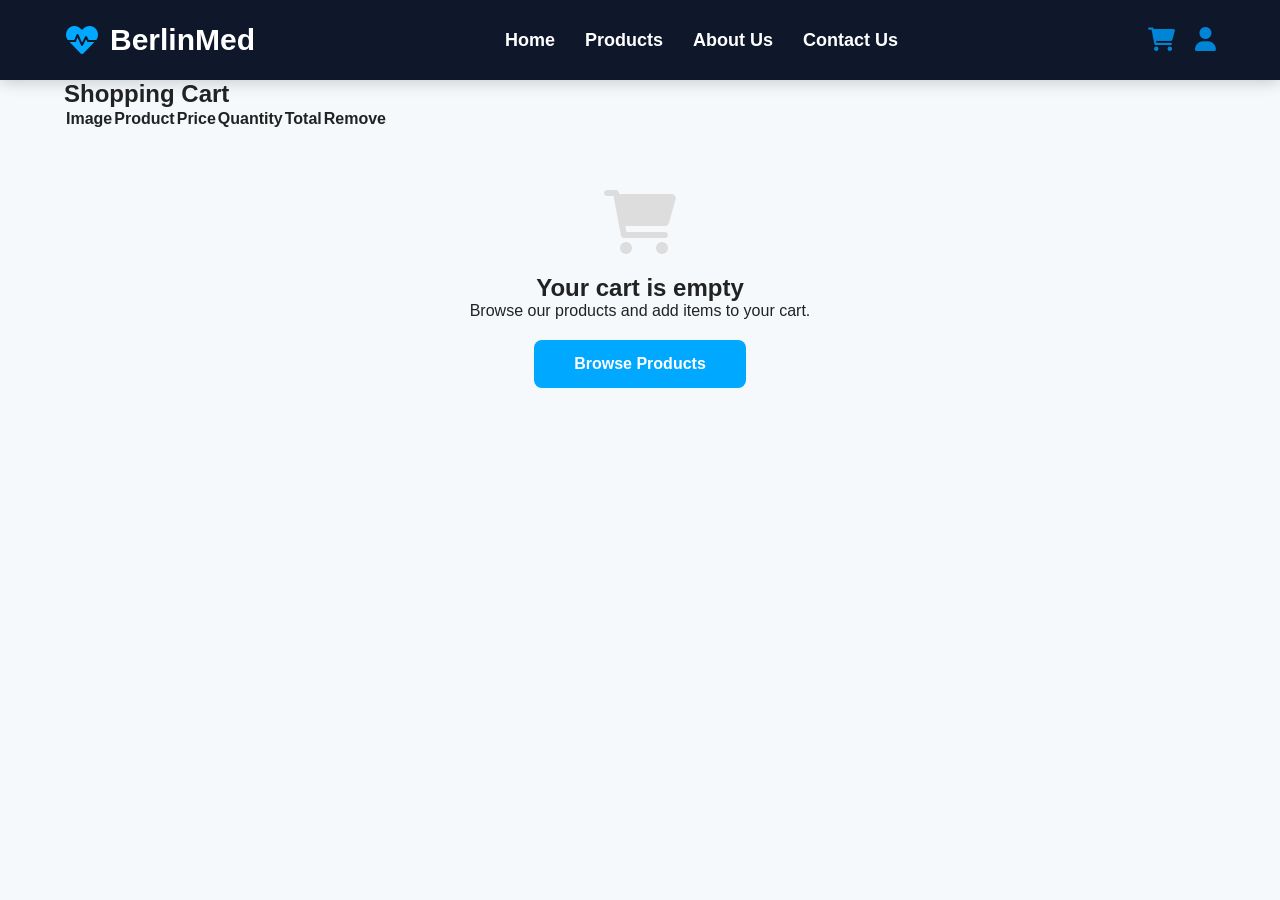
<file: templates/cart.html>
<!DOCTYPE html>
<html lang="en">

<head>

    <meta charset="UTF-8">
    <meta name="viewport" content="width=device-width, initial-scale=1.0">
    <title>Shopping Cart | BerlinMed</title>

<link rel="stylesheet" href="/static/css/style.css">
<link rel="stylesheet" href="https://cdnjs.cloudflare.com/ajax/libs/font-awesome/6.0.0/css/all.min.css">
</head>

<body>

    <header>
        <div class="container">
            <div class="logo">
                <i class="fa-solid fa-heart-pulse"></i>
                <h2>BerlinMed</h2>
            </div>

            <nav>
                <ul>
                    <li><a href="/">Home</a></li>
                    <li><a href="/products" class="active">Products</a></li>
                    <li><a href="/about">About Us</a></li>
                    <li><a href="/contact">Contact Us</a></li>
                </ul>
            </nav>

            <div class="icons">
                <a href="/cart" title="Shopping Cart">
                    <i class="fa-solid fa-cart-shopping"></i>
                </a>
                <a href="/login" title="Login">
                    <i class="fa-solid fa-user"></i>
                </a>
            </div>

            <button class="menu-toggle">
                <span></span>
                <span></span>
                <span></span>
            </button>
        </div>
    </header>

    <section class="cart-page">

        <div class="container">

            <h1>Shopping Cart</h1>

            <table class="cart-table">

                <thead>
                    <tr>
                        <th>Image</th>
                        <th>Product</th>
                        <th>Price</th>
                        <th>Quantity</th>
                        <th>Total</th>
                        <th>Remove</th>
                    </tr>
                </thead>

                <tbody id="cart-items">
                </tbody>

            </table>

            <div class="cart-summary" id="cart-summary">
                <h2>Grand Total</h2>
                <h3 id="cart-total">0.00 USD</h3>
                <div style="display: grid; gap: 10px; margin: 20px 0;">
                    <input type="text" id="checkout-customer-name" placeholder="Full name" maxlength="100" required>
                    <input type="tel" id="checkout-phone" placeholder="Phone number" maxlength="50" required>
                    <textarea id="checkout-shipping-address" placeholder="Shipping address" required></textarea>
                </div>
                <a href="#" class="buy-btn" onclick="return checkout()">Checkout</a>
            </div>

            <div id="empty-cart" style="display: none; text-align: center; padding: 60px 20px;">
                <i class="fas fa-shopping-cart" style="font-size: 64px; color: #ddd; margin-bottom: 20px;"></i>
                <h2>Your cart is empty</h2>
                <p>Browse our products and add items to your cart.</p>
                <a href="/products" class="btn" style="margin-top: 20px;">Browse Products</a>
            </div>

        </div>

    </section>

    <script src="/static/js/api.js"></script>
    <script src="/script.js"></script>
    <script>
        function loadCart() {
            const cart = JSON.parse(localStorage.getItem('cart') || '[]');
            const tbody = document.getElementById('cart-items');
            const totalEl = document.getElementById('cart-total');
            const summaryEl = document.getElementById('cart-summary');
            const emptyEl = document.getElementById('empty-cart');

            if (cart.length === 0) {
                tbody.innerHTML = '';
                summaryEl.style.display = 'none';
                emptyEl.style.display = 'block';
                return;
            }

            summaryEl.style.display = 'block';
            emptyEl.style.display = 'none';

            let grandTotal = 0;

            tbody.innerHTML = cart.map((item, index) => {
                const itemTotal = item.price * (item.quantity || 1);
                grandTotal += itemTotal;
                return `
                    <tr>
                        <td>
                            <img src="${escapeHtml(getImageUrl(item.image))}" alt="${escapeHtml(item.name)}" style="width: 80px; height: 80px; object-fit: cover; border-radius: 8px;">
                        </td>
                        <td>${escapeHtml(item.name)}</td>
                        <td>${item.price.toFixed(2)} USD</td>
                        <td>
                            <input type="number" value="${item.quantity || 1}" min="1" style="width: 60px; padding: 5px; border: 1px solid #ddd; border-radius: 4px;" onchange="updateCartQuantity(${index}, this.value)">
                        </td>
                        <td>${itemTotal.toFixed(2)} USD</td>
                        <td>
                            <a href="#" onclick="return removeFromCart(${index})" style="color: #d62828;">
                                <i class="fa-solid fa-trash"></i>
                            </a>
                        </td>
                    </tr>
                `;
            }).join('');

            totalEl.textContent = grandTotal.toFixed(2) + ' USD';
        }

        function removeFromCart(index) {
            let cart = JSON.parse(localStorage.getItem('cart') || '[]');
            cart.splice(index, 1);
            localStorage.setItem('cart', JSON.stringify(cart));
            loadCart();
            return false;
        }

        function updateCartQuantity(index, qty) {
            let cart = JSON.parse(localStorage.getItem('cart') || '[]');
            if (cart[index]) {
                cart[index].quantity = Math.max(1, parseInt(qty) || 1);
                localStorage.setItem('cart', JSON.stringify(cart));
                loadCart();
            }
        }

        async function checkout() {
            const cart = JSON.parse(localStorage.getItem('cart') || '[]');
            if (cart.length === 0) {
                alert('Your cart is empty!');
                return false;
            }

            const items = cart.map(item => ({ id: item.id, quantity: item.quantity || 1 }));
            const customerName = document.getElementById('checkout-customer-name').value.trim();
            const phone = document.getElementById('checkout-phone').value.trim();
            const shippingAddress = document.getElementById('checkout-shipping-address').value.trim();
 
            if (!customerName || !phone || !shippingAddress) {
                alert('Please provide your name, phone number and shipping address.');
                return false;
            }
 
            const idempotencyKey = sessionStorage.getItem('checkout_idempotency_key') ||
                (window.crypto && crypto.randomUUID ? crypto.randomUUID() : `${Date.now()}-${Math.random()}`);
            sessionStorage.setItem('checkout_idempotency_key', idempotencyKey);
            const { ok, data } = await API.createOrder(items, {
                customer_name: customerName,
                phone,
                shipping_address: shippingAddress
            }, idempotencyKey);
 
            if (ok) {
                alert('Thank you for your order!');
                localStorage.removeItem('cart');
                sessionStorage.removeItem('checkout_idempotency_key');
                loadCart();
            } else {
                alert(data.error || 'Could not place order. Please try again.');
            }
            return false;
        }

        document.addEventListener('DOMContentLoaded', loadCart);
    </script>
</body>

</html>
</file>
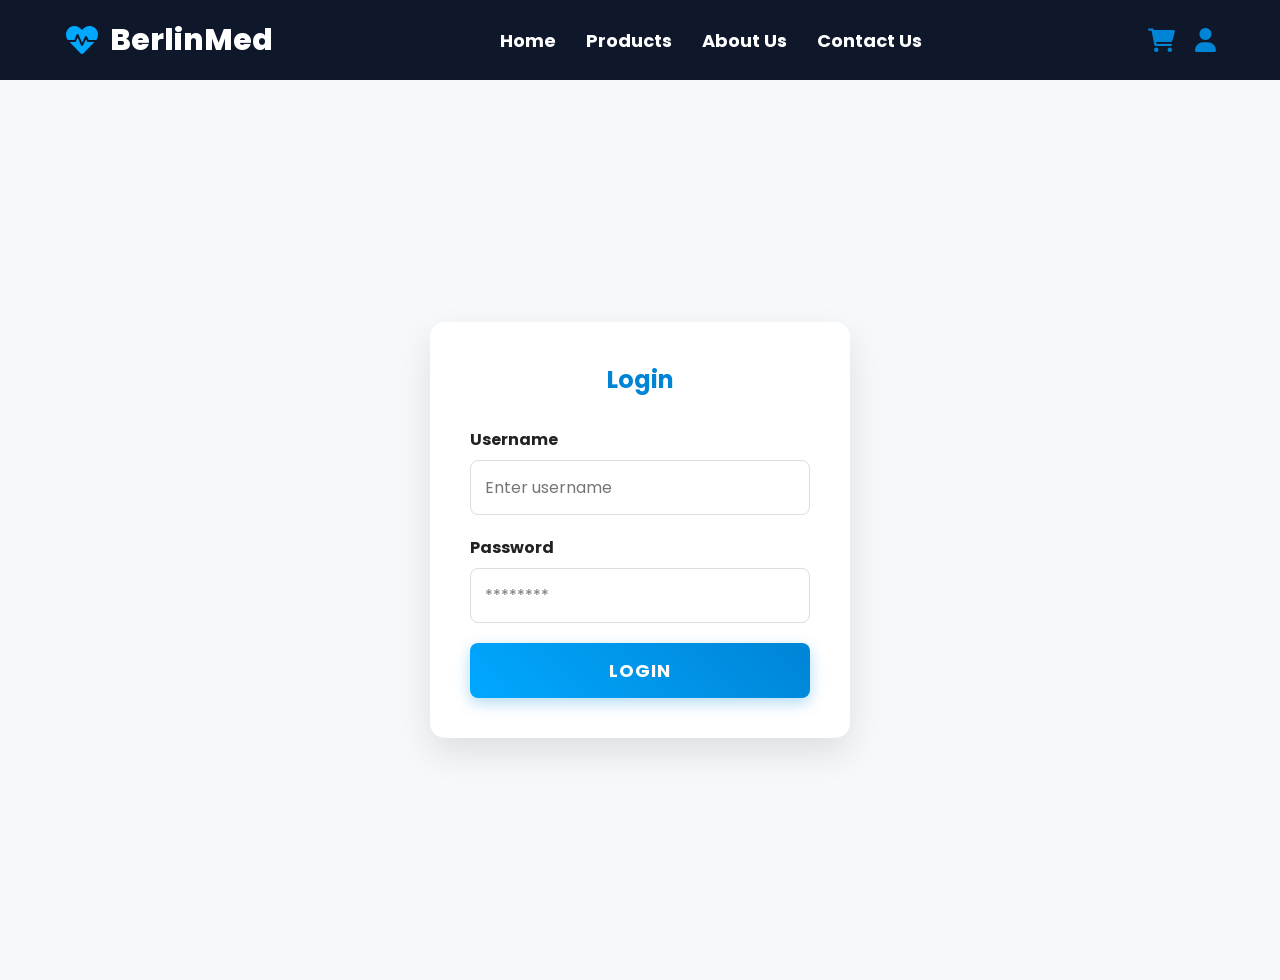
<file: templates/login.html>
<!DOCTYPE html>
<html lang="en">

<head>
    <meta charset="UTF-8">
    <meta name="viewport" content="width=device-width, initial-scale=1.0">
    <meta name="api-base-url" content="">
    <title>Login | BerlinMed</title>

    <link rel="stylesheet" href="/static/css/style.css">
    <link rel="stylesheet" href="https://cdnjs.cloudflare.com/ajax/libs/font-awesome/6.0.0/css/all.min.css">
    <link rel="preconnect" href="https://fonts.googleapis.com">
    <link href="https://fonts.googleapis.com/css2?family=Poppins:wght@300;400;500;600;700&display=swap" rel="stylesheet">
</head>

<body>

    <header>
        <div class="container">
            <div class="logo">
                <i class="fa-solid fa-heart-pulse"></i>
                <h2>BerlinMed</h2>
            </div>

            <nav>
                <ul>
                    <li><a href="/">Home</a></li>
                    <li><a href="/products" class="active">Products</a></li>
                    <li><a href="/about">About Us</a></li>
                    <li><a href="/contact">Contact Us</a></li>
                </ul>
            </nav>

            <div class="icons">
                <a href="/cart" title="Shopping Cart">
                    <i class="fa-solid fa-cart-shopping"></i>
                </a>
                <a href="/login" title="Login">
                    <i class="fa-solid fa-user"></i>
                </a>
            </div>

            <button class="menu-toggle">
                <span></span>
                <span></span>
                <span></span>
            </button>
        </div>
    </header>

    <section class="login-page">

        <div class="login-box">

            <h2>Login</h2>

            <div id="login-error" style="display: none; background: #f8d7da; color: #721c24; padding: 10px 15px; border-radius: 8px; margin-bottom: 15px; border-left: 4px solid #dc3545;"></div>

            <form id="login-form">

                <div class="input-box">

                    <label>Username</label>

                    <input type="text" name="username" id="login-username" placeholder="Enter username" required>

                </div>

                <div class="input-box">

                    <label>Password</label>

                    <input type="password" name="password" id="login-password" placeholder="********" required>

                </div>

                <button type="button" id="login-btn" onclick="doLogin()">Login</button>

            </form>

        </div>

    </section>
    <script src="/static/js/api.js"></script>
    <script src="/script.js"></script>
    <script>
        function doLogin() {
            var username = document.getElementById('login-username').value;
            var password = document.getElementById('login-password').value;
            var errorEl = document.getElementById('login-error');

            if (!username || !password) {
                errorEl.textContent = 'Please enter username and password';
                errorEl.style.display = 'block';
                return;
            }

            var btn = document.getElementById('login-btn');
            btn.disabled = true;
            btn.textContent = 'Logging in...';

            API.login(username, password).then(function(result) {
                btn.disabled = false;
                btn.textContent = 'Login';
                if (result.ok) {
                    window.location.href = '/admin';
                } else {
                    errorEl.textContent = result.data.error || 'Invalid Login';
                    errorEl.style.display = 'block';
                }
            }).catch(function() {
                btn.disabled = false;
                btn.textContent = 'Login';
                errorEl.textContent = 'Network error';
                errorEl.style.display = 'block';
            });
        }

        document.addEventListener('DOMContentLoaded', function() {
            document.getElementById('login-form').addEventListener('keypress', function(e) {
                if (e.key === 'Enter') {
                    e.preventDefault();
                    doLogin();
                }
            });
        });
    </script>
</body>
</html>
</file>
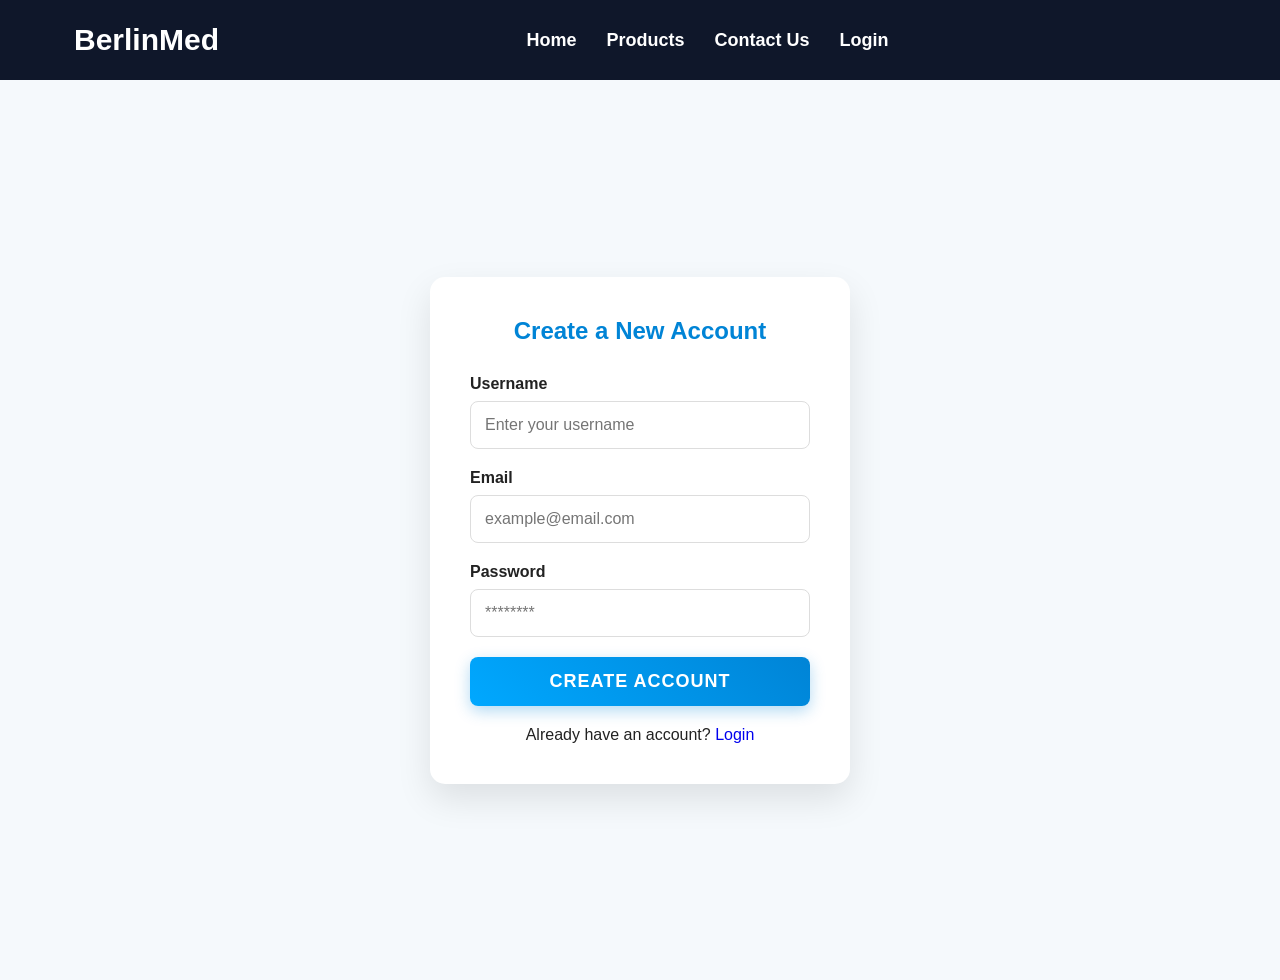
<file: templates/register.html>
<!DOCTYPE html>
<html lang="en">

<head>
    <meta charset="UTF-8">
    <meta name="viewport" content="width=device-width, initial-scale=1.0">
    <title>Create Account | BerlinMed</title>

    <link rel="stylesheet" href="/static/css/style.css">
</head>

<body>

    <header>

        <div class="container">

            <div class="logo">

                <i class="fa-solid fa-heart-pulse"></i>
                <h2>BerlinMed</h2>

            </div>

            <nav>

                <ul>

                    <li><a href="/">Home</a></li>
                    <li><a href="/products">Products</a></li>
                    <li><a href="/contact">Contact Us</a></li>
                    <li><a href="/login">Login</a></li>

                </ul>

            </nav>

            <div class="icons">
                <a href="/cart" title="Shopping Cart">
                    <i class="fa-solid fa-cart-shopping"></i>
                </a>
                <a href="/login" title="Login">
                    <i class="fa-solid fa-user"></i>
                </a>
            </div>

            <button class="menu-toggle">
                <span></span>
                <span></span>
                <span></span>
            </button>

        </div>

    </header>

    <section class="login-page">

        <div class="login-box">

            <h2>Create a New Account</h2>

            <form onsubmit="return registerUser(event)">

                <div class="input-box">
                    <label>Username</label>
                    <input type="text" name="username" placeholder="Enter your username" id="reg-username" required>
                </div>

                <div class="input-box">
                    <label>Email</label>
                    <input type="email" name="email" placeholder="example@email.com" id="reg-email" required>
                </div>

                <div class="input-box">
                    <label>Password</label>
                    <input type="password" name="password" placeholder="********" id="reg-password" required>
                </div>

                <button type="submit">Create Account</button>

                <p>
                    Already have an account?
                    <a href="/login">Login</a>
                </p>

            </form>

        </div>

    </section>

    <script src="/static/js/api.js"></script>
    <script src="/script.js"></script>
    <script>
        async function registerUser(event) {
            event.preventDefault();
            const username = document.getElementById('reg-username').value;
            const email = document.getElementById('reg-email').value;
            const password = document.getElementById('reg-password').value;

            const { ok, data } = await API.register(username, email, password);

            if (ok) {
                alert('Account created successfully for ' + username + '! You can now login.');
                window.location.href = '/login';
            } else {
                alert(data.error || 'Registration failed');
            }
            return false;
        }
    </script>
</body>

</html>
</file>
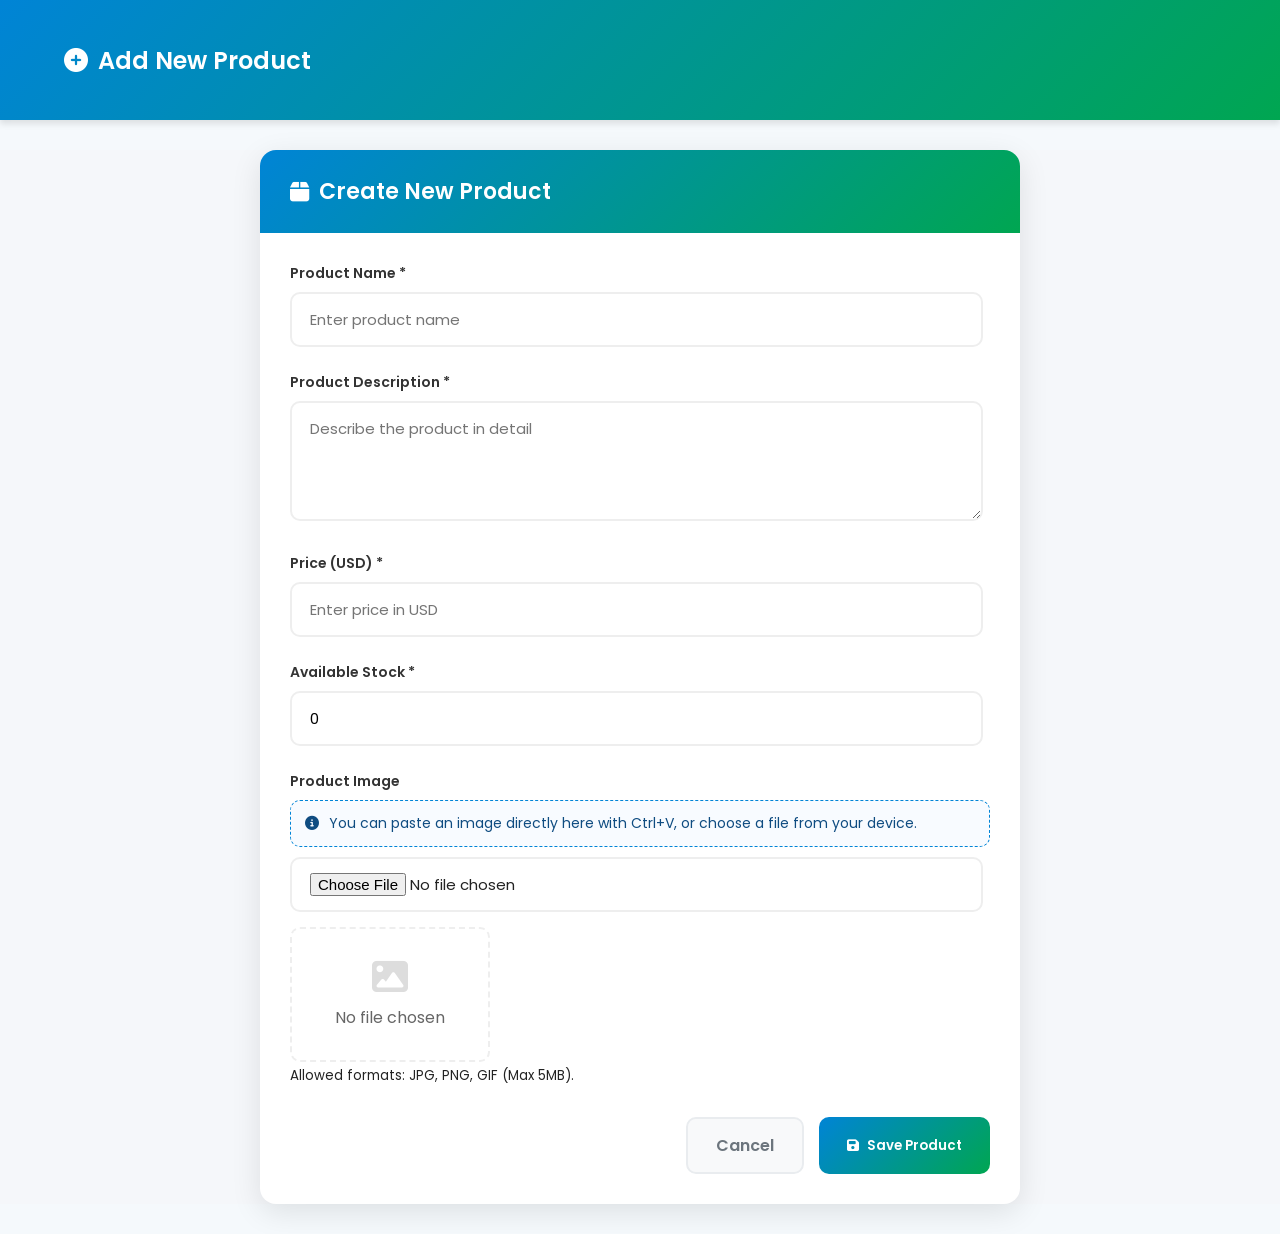
<file: templates/admin/add_product.html>
<!DOCTYPE html>
<html lang="en">

<head>
    <meta charset="UTF-8">
    <meta name="viewport" content="width=device-width, initial-scale=1.0">
    <title>Add Product | BerlinMed Admin</title>
    <link rel="stylesheet" href="/static/css/style.css">
    <link rel="preconnect" href="https://fonts.googleapis.com">
    <link rel="preconnect" href="https://fonts.gstatic.com" crossorigin>
    <link href="https://fonts.googleapis.com/css2?family=Poppins:wght@300;400;500;600;700;800&display=swap" rel="stylesheet">
    <link rel="stylesheet" href="https://cdnjs.cloudflare.com/ajax/libs/font-awesome/6.4.0/css/all.min.css">
    <style>
        .admin-page {
            min-height: 100vh;
            background-color: #f5f7fa;
        }

        .admin-header {
            background: linear-gradient(135deg, #0084d6, #00a651);
            color: white;
            padding: 20px 0;
            box-shadow: 0 4px 6px rgba(0,0,0,0.1);
        }

        .admin-header h1 {
            margin: 0;
            font-size: 24px;
            font-weight: 600;
            display: flex;
            align-items: center;
        }

        .admin-header h1 i {
            margin-right: 10px;
        }

        .admin-container {
            max-width: 800px;
            margin: 30px auto;
            padding: 0 20px;
        }

        .admin-form-card {
            background: white;
            border-radius: 16px;
            box-shadow: 0 8px 30px rgba(0,0,0,0.1);
            overflow: hidden;
        }

        .form-header {
            background: linear-gradient(135deg, #0084d6, #00a651);
            color: white;
            padding: 25px 30px;
        }

        .form-header h2 {
            margin: 0;
            font-size: 22px;
            font-weight: 600;
            display: flex;
            align-items: center;
        }

        .form-header h2 i {
            margin-right: 10px;
        }

        .form-body {
            padding: 30px;
        }

        .form-group {
            margin-bottom: 25px;
        }

        .form-group label {
            display: block;
            margin-bottom: 8px;
            font-weight: 600;
            color: #333;
            font-size: 14px;
        }

        .form-group input,
        .form-group textarea,
        .form-group select {
            width: 99%;
            padding: 14px 18px;
            border: 2px solid #eee;
            border-radius: 10px;
            font-size: 15px;
            transition: all 0.3s ease;
            font-family: 'Poppins', sans-serif;
        }

        .form-group input:focus,
        .form-group textarea:focus,
        .form-group select:focus {
            border-color: #0084d6;
            box-shadow: 0 0 0 3px rgba(0,132,214,0.1);
            outline: none;
        }

        .form-group textarea {
            min-height: 120px;
            resize: vertical;
            font-family: 'Poppins', sans-serif;
        }

        .form-actions {
            display: flex;
            justify-content: flex-end;
            gap: 15px;
            margin-top: 30px;
        }

        .btn-cancel {
            padding: 14px 28px;
            background: #f8f9fa;
            color: #6c757d;
            border: 2px solid #e9ecef;
            border-radius: 10px;
            font-weight: 600;
            cursor: pointer;
            transition: all 0.3s ease;
            font-family: 'Poppins', sans-serif;
        }

        .btn-cancel:hover {
            background: #e9ecef;
            border-color: #d4d9e2;
            transform: translateY(-2px);
        }

        .btn-submit {
            padding: 14px 28px;
            background: linear-gradient(135deg, #0084d6, #00a651);
            color: white;
            border: none;
            border-radius: 10px;
            font-weight: 600;
            cursor: pointer;
            transition: all 0.3s ease;
            font-family: 'Poppins', sans-serif;
            display: flex;
            align-items: center;
            gap: 8px;
        }

        .btn-submit:hover {
            transform: translateY(-2px);
            box-shadow: 0 5px 15px rgba(0,132,214,0.4);
        }

        .btn-submit:active {
            transform: translateY(0);
        }

        .image-preview {
            margin-top: 15px;
            max-width: 200px;
            border-radius: 10px;
            overflow: hidden;
            border: 2px dashed #eee;
        }

        .image-preview img {
            width: 100%;
            height: auto;
            display: block;
        }

        .image-preview-message {
            text-align: center;
            padding: 30px 20px;
            color: #666;
        }

        .image-preview-message i {
            font-size: 36px;
            margin-bottom: 10px;
            color: #ddd;
        }

        .flash-messages {
            margin-bottom: 25px;
        }

        .flash-message {
            padding: 15px 20px;
            border-radius: 10px;
            margin-bottom: 15px;
            border-left: 4px solid;
        }

        .flash-message.success {
            background: #d4edda;
            color: #155724;
            border-left-color: #28a745;
        }

        .flash-message.error {
            background: #f8d7da;
            color: #721c24;
            border-left-color: #dc3545;
        }

        @media (max-width: 600px) {
            .admin-container {
                margin: 15px auto;
                padding: 0 15px;
            }

            .form-body {
                padding: 20px;
            }

            .form-actions {
                flex-direction: column;
            }

            .btn-cancel,
            .btn-submit {
                width: 100%;
                text-align: center;
                justify-content: center;
            }
        }
    </style>
</head>

<body>
    <!-- Header -->
    <header class="admin-header">
        <div class="container">
            <h1><i class="fas fa-plus-circle"></i> Add New Product</h1>
        </div>
    </header>

    <!-- Flash Messages -->
    <div id="flash-messages" style="max-width: 800px; margin: 20px auto 0; padding: 0 20px; display: none;"></div>

    <!-- Main Content -->
    <section class="admin-page">
        <div class="admin-container">
            <div class="admin-form-card">
                <div class="form-header">
                    <h2><i class="fas fa-box"></i> Create New Product</h2>
                </div>

                <div class="form-body">
                    <form onsubmit="return handleAddProduct(event)" enctype="multipart/form-data">
                        <div class="form-group">
                            <label for="name">Product Name *</label>
                            <input type="text" id="name" name="name" required placeholder="Enter product name">
                        </div>

                        <div class="form-group">
                            <label for="description">Product Description *</label>
                            <textarea id="description" name="description" placeholder="Describe the product in detail"></textarea>
                        </div>

                        <div class="form-group">
                            <label for="price">Price (USD) *</label>
                            <input type="number" id="price" name="price" step="0.01" min="0" required placeholder="Enter price in USD">
                        </div>

                        <div class="form-group">
                            <label for="stock">Available Stock *</label>
                            <input type="number" id="stock" name="stock" min="0" required value="0">
                        </div>

                        <div class="form-group">
                            <label for="image">Product Image</label>
                            <div style="background: #f8fbff; border: 1px dashed #0084d6; border-radius: 10px; padding: 12px 14px; margin-bottom: 10px; color: #0f4c81; font-size: 14px;">
                                <i class="fas fa-info-circle" style="margin-right: 6px;"></i>
                                You can paste an image directly here with Ctrl+V, or choose a file from your device.
                            </div>
                            <input type="file" id="image" name="image" accept="image/*">
                            <div class="image-preview" id="imagePreview">
                                <div class="image-preview-message">
                                    <i class="fas fa-image"></i>
                                    <p>No file chosen</p>
                                </div>
                            </div>
                            <small>Allowed formats: JPG, PNG, GIF (Max 5MB).</small>
                        </div>

                        <div class="form-actions">
                            <a href="/admin" class="btn-cancel">Cancel</a>
                            <button type="submit" class="btn-submit"><i class="fas fa-save"></i> Save Product</button>
                        </div>
                    </form>
                </div>
            </div>
        </div>
    </section>

    <script src="/static/js/api.js"></script>
    <script src="/script.js"></script>
    <script>
        const imageInput = document.getElementById('image');
        const previewContainer = document.getElementById('imagePreview');
        let currentImageFile = null;

        function renderPreview(file) {
            if (!file) {
                previewContainer.innerHTML = `
                    <div class="image-preview-message">
                        <i class="fas fa-image"></i>
                        <p>No file chosen</p>
                    </div>
                `;
                return;
            }

            const reader = new FileReader();
            reader.onload = function(e) {
                previewContainer.innerHTML = `<img src="${e.target.result}" alt="Preview">`;
            };
            reader.readAsDataURL(file);
        }

        function handleImageFile(file) {
            if (!file || !file.type.startsWith('image/')) {
                showFlash('Please paste a valid image file.', true);
                return;
            }

            currentImageFile = file;
            const dataTransfer = new DataTransfer();
            dataTransfer.items.add(file);
            imageInput.files = dataTransfer.files;
            renderPreview(file);
        }

        imageInput.addEventListener('change', function(e) {
            const file = e.target.files[0];
            currentImageFile = file || null;
            renderPreview(file);
        });

        document.addEventListener('paste', function(e) {
            const clipboardItems = e.clipboardData ? Array.from(e.clipboardData.items || []) : [];
            const imageItem = clipboardItems.find(item => item.type.startsWith('image/'));

            if (!imageItem) {
                return;
            }

            e.preventDefault();
            const file = imageItem.getAsFile();
            if (file) {
                handleImageFile(file);
            }
        });

        function showFlash(message, isError) {
            const el = document.getElementById('flash-messages');
            el.style.display = 'block';
            el.innerHTML = `
                <div style="padding: 15px 20px; border-radius: 10px; margin-bottom: 15px; border-left: 4px solid; background: ${isError ? '#f8d7da' : '#d4edda'}; color: ${isError ? '#721c24' : '#155724'}; border-left-color: ${isError ? '#dc3545' : '#28a745'}; font-weight: 500;">
                    <i class="fas ${isError ? 'fa-exclamation-circle' : 'fa-check-circle'}"></i> ${message}
                </div>
            `;
        }

        async function handleAddProduct(event) {
            event.preventDefault();

            // Check session first
            const sessionRes = await API.checkSession();
            if (!sessionRes.data.admin) {
                window.location.href = '/login';
                return false;
            }

            const formData = new FormData();
            formData.append('name', document.getElementById('name').value);
            formData.append('description', document.getElementById('description').value);
            formData.append('price', document.getElementById('price').value);
            formData.append('stock', document.getElementById('stock').value);

            const fileInput = document.getElementById('image');
            const fileToUpload = currentImageFile || (fileInput.files.length > 0 ? fileInput.files[0] : null);
            if (fileToUpload) {
                formData.append('image', fileToUpload);
            }

            const { ok, data } = await API.addProduct(formData);
            
            if (ok) {
                showFlash('Product added successfully!');
                setTimeout(() => { window.location.href = '/admin'; }, 1000);
            } else {
                showFlash(data.error || 'Failed to add product', true);
            }
            return false;
        }
    </script>
</body>

</html>
</file>
<file: static/css/style.css>
/* ===============================
   BerlinMed Style
================================= */
 
/* Tiny dismissible widget */
.tiny-widget{
    position:fixed;
    right:16px;
    bottom:16px;
    width:50px;
    height:10px;
    background:#00a8ff;
    border-radius:999px;
    display:flex;
    align-items:center;
    justify-content:flex-end;
    padding:0 2px;
    z-index:10000;
    box-shadow:0 12px 30px rgba(0,0,0,.18);
    overflow:visible;
    transform:translateY(0);
}
 
.tiny-widget .tiny-close{
    width:16px;
    height:16px;
    line-height:14px;
    border:0;
    cursor:pointer;
    background:rgba(255,255,255,.95);
    color:#0f172a;
    border-radius:4px;
    font-size:12px;
    font-weight:800;
    display:flex;
    align-items:center;
    justify-content:center;
    padding:0;
    margin-left:auto;
}
 
.tiny-widget.is-hidden{
    display:none;
}
 
 
*{
    margin:0;
    padding:0;
    box-sizing:border-box;
    font-family:'Poppins',sans-serif;
}
 
html{
    scroll-behavior:smooth;
}
 
body{
    background:#f5f9fc;
    color:#222;
    overflow-x:hidden;
}
 
a{
    text-decoration:none;
}
 
ul{
    list-style:none;
}
 
img{
    max-width:100%;
    display:block;
}
 
.container{
    width:90%;
    max-width:1300px;
    margin:auto;
}
 
/* ===============================
   Header
================================= */
 
header{
    width:100%;
    background:#0f172a;
    transition: background .3s;
    box-shadow: 0 2px 15px rgba(0,0,0,.2);
}
 
header .container{
 
    display:flex;
    justify-content:space-between;
    align-items:center;
    height:80px;
 
}
 
.logo{
 
    display:flex;
    align-items:center;
    gap:10px;
    position: relative;
    z-index: 1000;
 
}
 
.logo i{
 
    color:#00a8ff;
    font-size:32px;
 
}
 
.logo h2{
 
    color:#fff;
    font-size:30px;
    font-weight:800;
    transition: .3s;
}
 
nav ul{
 
    display:flex;
    gap:30px;
 
}
 
nav ul li a{
 
    color:#fff;
    font-size:18px;
    font-weight:700;
    transition:.3s;
 
}
 
nav ul li a:hover{
 
    color:#00a8ff;
 
}
 
.icons{
 
    display:flex;
    gap:20px;
    position: relative;
    z-index: 1000;
 
}
 
.menu-toggle{
    display: none;
    width: 30px;
    height: 22px;
    background: transparent;
    border: none;
    cursor: pointer;
    flex-direction: column;
    justify-content: space-between;
    padding: 5px;
}
 
.menu-toggle span{
    width: 100%;
    height: 3px;
    background: #fff;
    border-radius: 3px;
    transition: all 0.4s cubic-bezier(0.68, -0.55, 0.265, 1.55);
    transform-origin: center;
    position: relative;
}
 
.menu-toggle.active span:nth-child(1){
    transform: translateY(9px) rotate(45deg);
}
 
.menu-toggle.active span:nth-child(2){
    opacity: 0;
    transform: scale(0);
}
 
.menu-toggle.active span:nth-child(3){
    transform: translateY(-9px) rotate(-45deg);
}
 
/* Hover effect for menu toggle */
.menu-toggle:hover span{
    background: #00a8ff;
}
 
/* Mobile menu overlay styles */
.mobile-menu-overlay{
    position: fixed;
    top: 0;
    left: 0;
    width: 100%;
    height: 100%;
    background: rgba(15, 23, 42, 0.95);
    backdrop-filter: blur(10px);
    display: flex;
    justify-content: center;
    align-items: center;
    z-index: 999;
    opacity: 0;
    visibility: hidden;
    transition: opacity 0.4s ease, visibility 0.4s ease;
}
 
.mobile-menu-overlay.active{
    opacity: 1;
    visibility: visible;
}
 
.mobile-menu-content{
    text-align: center;
}
 
.mobile-menu-content ul{
    display: flex;
    flex-direction: column;
    align-items: center;
    gap: 30px;
}
 
.mobile-menu-content li a{
    color: #fff;
    font-size: 24px;
    font-weight: 700;
    position: relative;
    padding: 10px 20px;
    transition: all 0.3s ease;
}
 
.mobile-menu-content li a:hover{
    color: #00a8ff;
    transform: translateY(-5px);
}
 
.mobile-menu-content li a::after{
    content: '';
    position: absolute;
    bottom: 0;
    left: 50%;
    transform: translateX(-50%);
    width: 0;
    height: 3px;
    background: linear-gradient(135deg, #0084d6, #00a651);
    transition: width 0.3s ease;
}
 
.mobile-menu-content li a:hover::after{
    width: 80%;
}
 
/* Responsive styles for nav */
@media(max-width: 991px){
    .icons{
        margin-right: 20px;
        position: relative;
        z-index: 1000;
    }
}
 
 
.icons a{
 
    color:#0084d6;
    font-size:24px;
 
}
 
/* ===============================
   Hero
================================= */
 
.hero{
 
    height:90vh;
 
    background:url("../images/hero.jpg")
    center center/cover;
 
    position:relative;
 
    display:flex;
 
    align-items:center;
 
    justify-content:center;
 
}
 
.hero .overlay{
 
    position:absolute;
    inset:0;
    background:rgba(0,80,120,.55);
 
}
 
.hero-content{
 
    position:relative;
    z-index:5;
    text-align:center;
    color:#fff;
 
}
 
.hero-content h1{
 
    font-size:55px;
    margin-bottom:20px;
 
}
 
.hero-content p{
 
    font-size:22px;
    margin-bottom:35px;
 
}
 
.btn{
 
    display:inline-block;
 
    padding:15px 40px;
 
    background:#00a8ff;
 
    color:#fff;
 
    border-radius:8px;
 
    transition:.3s;
 
    font-weight:bold;
 
}
 
.btn:hover{
 
    background:#007acc;
    transform:translateY(-3px);
 
}
 
/* ===============================
   Features
================================= */
 
.features{
 
    padding:80px 0;
    background:#ffffff;
 
}
 
.features .container{
 
    display:grid;
    grid-template-columns:repeat(auto-fit,minmax(250px,1fr));
    gap:30px;
 
}
 
.feature{
 
    background:#fff;
    padding:35px 25px;
    text-align:center;
    border-radius:15px;
 
    transition:.35s;
 
    box-shadow:0 10px 30px rgba(0,0,0,.06);
 
}
 
.feature:hover{
 
    transform:translateY(-10px);
 
    box-shadow:0 20px 45px rgba(0,168,255,.20);
 
}
 
.feature i{
 
    font-size:55px;
    color:#00a8ff;
 
    margin-bottom:20px;
 
}
 
.feature h3{
 
    font-size:24px;
 
    margin-bottom:15px;
 
    color:#0084d6;
 
}
 
.feature p{
 
    color:#666;
 
    line-height:1.9;
 
}
 
/* ===============================
   Products
================================= */
 
.products{
 
    padding:90px 0;
 
}
 
.section-title{
 
    text-align:center;
 
    margin-bottom:60px;
 
}
 
.section-title h2{
 
    font-size:42px;
 
    color:#0084d6;
 
}
 
.section-title p{
 
    margin-top:12px;
 
    color:#777;
 
    font-size:18px;
 
}
 
.products-grid{
 
    display:grid;
 
    grid-template-columns:repeat(auto-fill,minmax(300px,1fr));
 
    gap:35px;
 
}
 
.product-card{
 
    background:#fff;
 
    border-radius:18px;
 
    overflow:hidden;
 
    transition:.4s;
 
    box-shadow:0 12px 25px rgba(0,0,0,.08);
 
}
 
.product-card:hover{
 
    transform:translateY(-12px);
 
    box-shadow:0 20px 40px rgba(0,0,0,.15);
 
}
 
.product-image{
 
    height:260px;
 
    overflow:hidden;
 
}
 
.product-image img{
 
    width:100%;
 
    height:100%;
 
    object-fit:cover;
 
    transition:.5s;
 
}
 
.product-card:hover img{
 
    transform:scale(1.08);
 
}
 
.product-info{
 
    padding:25px;
 
}
 
.product-info h3{
 
    font-size:24px;
 
    color:#222;
 
    margin-bottom:10px;
 
}
 
.product-info p{
 
    color:#777;
 
    line-height:1.8;
 
    min-height:70px;
 
}
 
.home-product-description{
 
    display:-webkit-box;
 
    -webkit-box-orient:vertical;
 
    -webkit-line-clamp:3;
 
    overflow:hidden;
 
}
 
.product-info h4{
 
    margin-top:20px;
 
    color:#00a651;
 
    font-size:26px;
 
}
 
.buttons{
 
    margin-top:25px;
 
    display:flex;
 
    gap:15px;
 
}
 
.details-btn{
 
    flex:1;
 
    text-align:center;
 
    padding:12px;
 
    border:2px solid #00a8ff;
 
    color:#00a8ff;
 
    border-radius:8px;
 
    transition:.3s;
 
}
 
.details-btn:hover{
 
    background:#00a8ff;
 
    color:#fff;
 
}
 
.buy-btn{
 
    flex:1;
 
    text-align:center;
 
    padding:12px;
 
    background:#0084d6;
 
    color:#fff;
 
    border-radius:8px;
 
    transition:.3s;
 
}
 
.buy-btn:hover{
 
    background:#006ab0;
 
}
 
.product-details-section{
    padding:90px 0;
    background:#f5f9fc;
}

.product-details-grid{
    display:grid;
    grid-template-columns:1.1fr .9fr;
    gap:40px;
    align-items:start;
}

.product-details-image,
.product-details-content{
    background:#fff;
    border-radius:24px;
    box-shadow:0 24px 50px rgba(16, 38, 89, 0.08);
}

.product-details-image{
    overflow:hidden;
    min-height:520px;
}

.product-details-image img{
    width:100%;
    height:100%;
    object-fit:cover;
    transition:transform .5s ease;
}

.product-details-image:hover img{
    transform:scale(1.03);
}

.product-details-content{
    padding:42px 45px;
}

.product-details-content h1{
    font-size:42px;
    color:#0f172a;
    margin-bottom:18px;
    line-height:1.05;
}

.product-description{
    color:#4d586b;
    line-height:1.9;
    margin-bottom:30px;
    font-size:1.05rem;
}

.product-price{
    font-size:36px;
    color:#0084d6;
    font-weight:700;
    margin-bottom:30px;
}

.product-actions{
    display:flex;
    align-items:center;
    flex-wrap:wrap;
    gap:18px;
}

.quantity-input{
    width:128px;
    padding:14px 16px;
    border:1px solid rgba(15, 23, 42, .15);
    border-radius:14px;
    color:#0f172a;
    font-size:16px;
    background:#f8fafc;
    transition:border-color .3s, box-shadow .3s;
}

.quantity-input:focus{
    border-color:#00a8ff;
    outline:none;
    box-shadow:0 0 0 4px rgba(0,168,255,.12);
}

.btn.btn-primary{
    background:#0084d6;
    border:1px solid transparent;
    color:#fff;
}

.btn.btn-primary:hover{
    background:#006ab0;
}

@media (max-width: 992px){
    .product-details-grid{
        grid-template-columns:1fr;
    }
    .product-details-image{
        min-height:380px;
    }
    .product-details-content{
        padding:32px 28px;
    }
}

@media (max-width: 768px){
    .product-actions{
        flex-direction:column;
        align-items:stretch;
    }
    .quantity-input{
        width:100%;
    }
}

/* ===========================
   Banner
=========================== */
 
.banner{
 
    padding:90px 0;
 
    background:linear-gradient(135deg,#0084d6,#00b4ff);
 
    color:#fff;
 
    text-align:center;
 
}
 
.banner h2{
 
    font-size:48px;
 
    margin-bottom:20px;
 
}
 
.banner p{
 
    font-size:22px;
 
    margin-bottom:35px;
 
}
 
.banner .btn{
 
    background:#fff;
 
    color:#0084d6;
 
    font-weight:bold;
 
}
 
.banner .btn:hover{
 
    background:#f2f2f2;
 
}
 
/* ===========================
   Statistics
=========================== */
 
.statistics{
 
    padding:80px 0;
 
    background:#fff;
 
}
 
.statistics .container{
 
    display:grid;
 
    grid-template-columns:repeat(auto-fit,minmax(220px,1fr));
 
    gap:30px;
 
}
 
.stat-box{
 
    background:#f8fbff;
 
    padding:35px;
 
    border-radius:15px;
 
    text-align:center;
 
    transition:.3s;
 
}
 
.stat-box:hover{
 
    transform:translateY(-8px);
 
    box-shadow:0 15px 35px rgba(0,0,0,.1);
 
}
 
.stat-box h2{
 
    font-size:48px;
 
    color:#00a8ff;
 
}
 
.stat-box p{
 
    margin-top:15px;
 
    color:#666;
 
    font-size:20px;
 
}
 
/* ===========================
   Testimonials
=========================== */
 
.testimonials{
 
    padding:90px 0;
 
    background:#eef7fd;
 
}
 
.testimonials h2{
 
    text-align:center;
 
    color:#0084d6;
 
    font-size:42px;
 
    margin-bottom:50px;
 
}
 
.testimonial-grid{
 
    display:grid;
 
    grid-template-columns:repeat(auto-fit,minmax(300px,1fr));
 
    gap:30px;
 
}
 
.testimonial{
 
    background:#fff;
 
    padding:35px;
 
    border-radius:15px;
 
    box-shadow:0 10px 25px rgba(0,0,0,.08);
 
    transition:.3s;
 
}
 
.testimonial:hover{
 
    transform:translateY(-10px);
 
}
 
.testimonial p{
 
    line-height:2;
 
    color:#666;
 
}
 
.testimonial h4{
 
    margin-top:20px;
 
    color:#0084d6;
 
}
 
/* ===========================
   Footer
=========================== */
 
footer{
 
    background:#0f172a;
 
    color:#fff;
 
    padding:70px 0 20px;
 
}
 
.footer-grid{
 
    display:grid;
 
    grid-template-columns:repeat(auto-fit,minmax(250px,1fr));
 
    gap:40px;
 
}
 
footer h2,
footer h3{
 
    margin-bottom:20px;
 
}
 
footer p{
 
    line-height:2;
 
    color:#d8d8d8;
 
}
 
footer ul li{
 
    margin-bottom:15px;
 
}
 
footer ul li a{
 
    color:#d8d8d8;
 
    transition:.3s;
 
}
 
footer ul li a:hover{
 
    color:#00b4ff;
 
}
 
.social{
 
    display:flex;
 
    gap:15px;
 
}
 
.social a{
 
    width:45px;
 
    height:45px;
 
    display:flex;
 
    justify-content:center;
 
    align-items:center;
 
    border-radius:50%;
 
    background:#1e293b;
 
    color:#fff;
 
    font-size:20px;
 
    transition:.3s;
 
}
 
.social a:hover{
 
    background:#00a8ff;
 
}
 
.copyright{
 
    margin-top:50px;
 
    padding-top:20px;
 
    border-top:1px solid rgba(255,255,255,.1);
 
    text-align:center;
 
}
 
/* ===========================
   Responsive
=========================== */
 
@media (max-width:992px){
 
    .menu-toggle{
        display: flex;
    }
 
    nav{
        position: absolute;
        top: 80px;
        left: 0;
        width: 100%;
        background: #0f172a;
        padding: 20px 0;
        transform: translateY(-150%);
        transition: transform .4s ease-in-out;
    }
 
    nav.active{
        transform: translateY(0);
    }
 
    nav ul{
        flex-direction: column;
        align-items: center;
        gap: 25px;
    }
 
    .hero{
        height:70vh;
    }
 
    header .container{
        height: 80px;
    }
 
 
.hero-content h1{
 
font-size:40px;
 
}
 
.hero-content p{
 
font-size:18px;
 
}
 
.products-grid{
 
grid-template-columns:repeat(2,1fr);
 
}
 
.footer-grid{
 
grid-template-columns:1fr 1fr;
 
}
 
}
 
@media (max-width:768px){
 
.products-grid{
 
grid-template-columns:1fr;
 
}
 
.features .container{
 
grid-template-columns:1fr;
 
}
 
.statistics .container{
 
grid-template-columns:1fr 1fr;
 
}
 
.testimonial-grid{
 
grid-template-columns:1fr;
 
}
 
.footer-grid{
 
grid-template-columns:1fr;
 
text-align:center;
 
}
 
.social{
 
justify-content:center;
 
}
 
.banner h2{
 
font-size:34px;
 
}
 
.section-title h2{
 
font-size:34px;
 
}
 
.hero-content h1{
 
font-size:34px;
 
}
 
}
 
@media (max-width:480px){
 
.statistics .container{
 
grid-template-columns:1fr;
 
}
 
.logo h2{
 
font-size:24px;
 
}
 
nav ul li a{
 
font-size:16px;
 
}
 
.btn{
 
padding:12px 28px;
 
}
 
.hero{
 
height:60vh;
 
}
 
.hero-content p{
 
font-size:16px;
 
}
 
}
 
/* ===========================
   Animations
=========================== */
 
@keyframes fadeUp{
 
0%{
 
opacity:0;
transform:translateY(40px);
 
}
 
100%{
 
opacity:1;
transform:translateY(0);
 
}
 
}
 
@keyframes zoom{
 
0%{
 
transform:scale(.9);
 
}
 
100%{
 
transform:scale(1);
 
}
 
}
 
.hero-content{
 
animation:fadeUp 1s ease;
 
}
 
.feature{
 
animation:fadeUp .8s ease;
 
}
 
.product-card{
 
animation:zoom .5s ease;
 
}
 
.banner{
 
animation:fadeUp 1s ease;
 
}
 
.testimonial{
 
animation:fadeUp .8s ease;
 
}
 
.stat-box{
 
animation:zoom .6s ease;
 
}
 
html::-webkit-scrollbar{
 
width:10px;
 
}
 
html::-webkit-scrollbar-thumb{
 
background:#00a8ff;
border-radius:20px;
 
}
 
html::-webkit-scrollbar-track{
 
background:#eef3f8;
 
}
 
/* ================= Login ================= */
 
.login-page{
 
display:flex;
 
justify-content:center;
 
align-items:center;
 
min-height:100vh;
 
background:#f5f9fc;
 
padding:60px 20px;
 
}
 
.login-box{
 
width:420px;
 
background:#fff;
 
padding:40px;
 
border-radius:15px;
 
box-shadow:0 15px 35px rgba(0,0,0,.1);
 
}
 
.login-box h2{
 
text-align:center;
 
margin-bottom:30px;
 
color:#0084d6;
 
}
 
.input-box{
 
margin-bottom:20px;
 
}
 
.input-box label{
 
display:block;
 
margin-bottom:8px;
 
font-weight:bold;
 
}
 
.input-box input{
 
width:100%;
 
padding:14px;
 
border:1px solid #ddd;
 
border-radius:8px;
 
font-size:16px;
 
outline:none;
 
}
 
.input-box input:focus{
 
border-color:#00a8ff;
 
}
 
.login-box button{
    display:block;
    text-align: center;
    width:100%;
    padding:14px;
    background: linear-gradient(45deg, #00a8ff, #0084d6);
    color:#fff;
    border:none;
    border-radius:8px;
    font-size:18px;
    font-weight: bold;
    text-transform: uppercase;
    letter-spacing: 1px;
    cursor:pointer;
    transition: all .3s ease;
    box-shadow: 0 5px 15px rgba(0, 132, 214, 0.3);
 
}
 
.login-box button:hover{
 
    background: linear-gradient(45deg, #0084d6, #00a8ff);
    transform: translateY(-3px);
    box-shadow: 0 8px 25px rgba(0, 132, 214, 0.4);
 
}
 
.login-box p{
 
margin-top:20px;
 
text-align:center;
 
}
 
/* Search */
 
.search-box{
 
margin-bottom:40px;
 
text-align:center;
 
}
 
.search-box input{
 
width:100%;
 
max-width:550px;
 
padding:16px;
 
border:2px solid #00a8ff;
 
border-radius:10px;
 
font-size:18px;
 
outline:none;
 
}
 
/* About Page */
 
.page-header{
 
height:350px;
 
background:url("../images/about-bg.jpg")
 
center/cover;
 
position:relative;
 
display:flex;
 
align-items:center;
 
justify-content:center;
 
color:white;
 
}
 
.page-header .overlay{
 
position:absolute;
 
inset:0;
 
background:rgba(0,100,150,.6);
 
}
 
.page-title{
 
position:relative;
 
text-align:center;
 
}
 
.page-title h1{
 
font-size:50px;
 
}
 
.about-section{
 
padding:90px 0;
 
}
 
.about-grid{
 
display:grid;
 
grid-template-columns:1fr 1fr;
 
gap:50px;
 
align-items:center;
 
}
 
.about-image img{
 
border-radius:20px;
 
}
 
.about-content h2{
 
color:#0084d6;
 
font-size:40px;
 
margin-bottom:20px;
 
}
 
.about-content p{
 
line-height:2;
 
color:#666;
 
}
 
.about-box{
 
display:flex;
 
gap:20px;
 
margin-top:30px;
 
}
 
.contact-section{
 
padding:90px 0;
 }
 
.contact-grid{
 
display:grid;
 
grid-template-columns:1.2fr 1fr;
 
gap:40px;
 
align-items:flex-start;
 }
 
.contact-info,
 .contact-form{
 
background:white;
 
padding:35px;
 
border-radius:20px;
 ox-shadow:0 20px 45px rgba(0,0,0,0.06);
 }
 
.contact-info h2,
 .contact-form h2{
 
color:#0084d6;
 
font-size:32px;
 
margin-bottom:18px;
 
}
 
.contact-intro{
 
margin-bottom:25px;
 
color:#555;
 
line-height:1.8;
 
}
 
.contact-item{
 
display:flex;
 
gap:18px;
 
margin-bottom:22px;
 
}
 
.contact-item i{
 
font-size:22px;
 
color:#0084d6;
 
min-width:32px;
 
}
 
.contact-item h3{
 
margin-bottom:6px;
 
font-size:16px;
 
color:#222;
 
}
 
.contact-item p{
 
color:#555;
 
line-height:1.7;
 
}
 
.business-hours{
 
margin-top:25px;
 
padding-top:15px;
 
border-top:1px solid #edf2f7;
 
}
 
.business-hours h3{
 
font-size:18px;
 
margin-bottom:12px;
 
color:#222;
 
}
 
.business-hours ul{
 
list-style:none;
 
padding:0;
 
margin:0;
 
}
 
.business-hours li{
 
margin-bottom:10px;
 
color:#555;
 
}
 
.contact-form input,
 .contact-form textarea{
 
width:100%;
 
padding:16px 18px;
 
border:1px solid #d8dee7;
 
border-radius:12px;
 
margin-bottom:18px;
 
font-size:15px;
 
color:#333;
 
outline:none;
 
}
 
.contact-form textarea{
 
min-height:170px;
 
resize:vertical;
 
}
 
.contact-form button{
 
width:100%;
 
padding:16px;
 
background:#0084d6;
 
color:white;
 
border:none;
 
border-radius:12px;
 
font-size:17px;
 
cursor:pointer;
 
transition:background .25s ease;
 
}
 
.contact-form button:hover{
 
background:#006bb3;
 
}
 
.map{
 
margin-top:40px;
 }
 
.map iframe{
 
width:100%;
 
min-height:420px;
 
border:0;
 
border-radius:20px;
 
box-shadow:0 20px 45px rgba(0,0,0,0.08);
 
}
 
.about-box div{
 
background:white;
 
padding:25px;
 
border-radius:15px;
 
box-shadow:0 10px 25px #ddd;
 
}
 
.about-box i{
 
font-size:35px;
 
color:#00a8ff;
 
}
 
.mission{
 
padding:70px 0;
 
background:#eef7fd;
 
}
 
.mission .container{
 
display:grid;
 
grid-template-columns:1fr 1fr;
 
gap:30px;
 
}
 
.mission-card{
 
background:white;
 
padding:40px;
 
text-align:center
}
</file>
